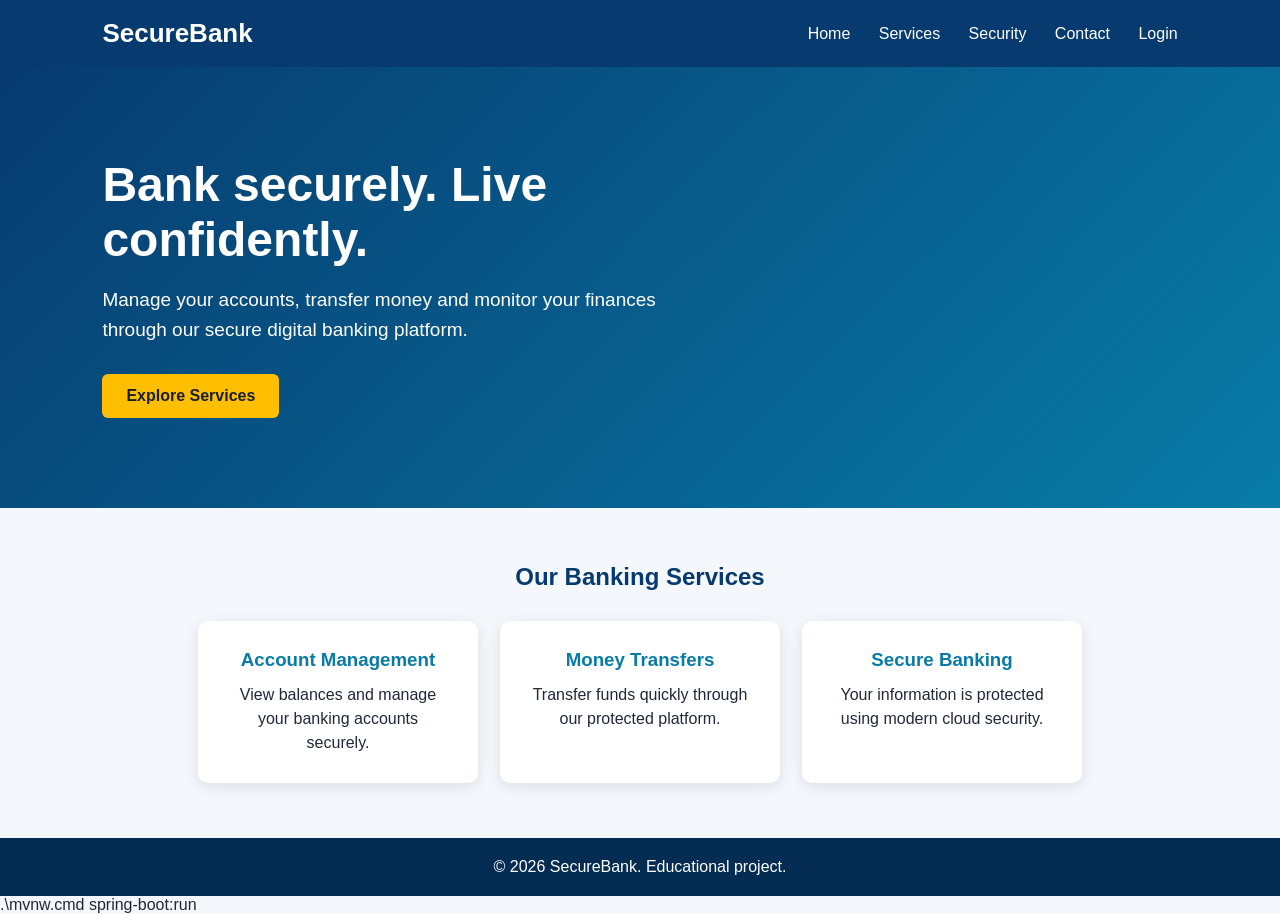
<file: src/main/resources/static/index.html>
<!DOCTYPE html>
<html lang="en">
<head>
    <meta charset="UTF-8">
    <meta name="viewport" content="width=device-width, initial-scale=1.0">
    <title>SecureBank</title>
    <link rel="stylesheet" href="style.css">
</head>

<body>
    <header>
        <div class="logo">SecureBank</div>

        <nav>
            <a href="#home">Home</a>
            <a href="#services">Services</a>
            <a href="#security">Security</a>
            <a href="#contact">Contact</a>
            <a href="login.html">Login</a>
        </nav>
    </header>

    <main>
        <section class="hero" id="home">
            <h1>Bank securely. Live confidently.</h1>

            <p>
                Manage your accounts, transfer money and monitor your finances
                through our secure digital banking platform.
            </p>

            <a class="button" href="#services">Explore Services</a>
        </section>

        <section class="services" id="services">
            <h2>Our Banking Services</h2>

            <div class="cards">
                <article class="card">
                    <h3>Account Management</h3>
                    <p>View balances and manage your banking accounts securely.</p>
                </article>

                <article class="card">
                    <h3>Money Transfers</h3>
                    <p>Transfer funds quickly through our protected platform.</p>
                </article>

                <article class="card" id="security">
                    <h3>Secure Banking</h3>
                    <p>Your information is protected using modern cloud security.</p>
                </article>
            </div>
        </section>
    </main>

    <footer id="contact">
        <p>&copy; 2026 SecureBank. Educational project.</p>
    </footer>
</body>
</html>.\mvnw.cmd spring-boot:run
</file>
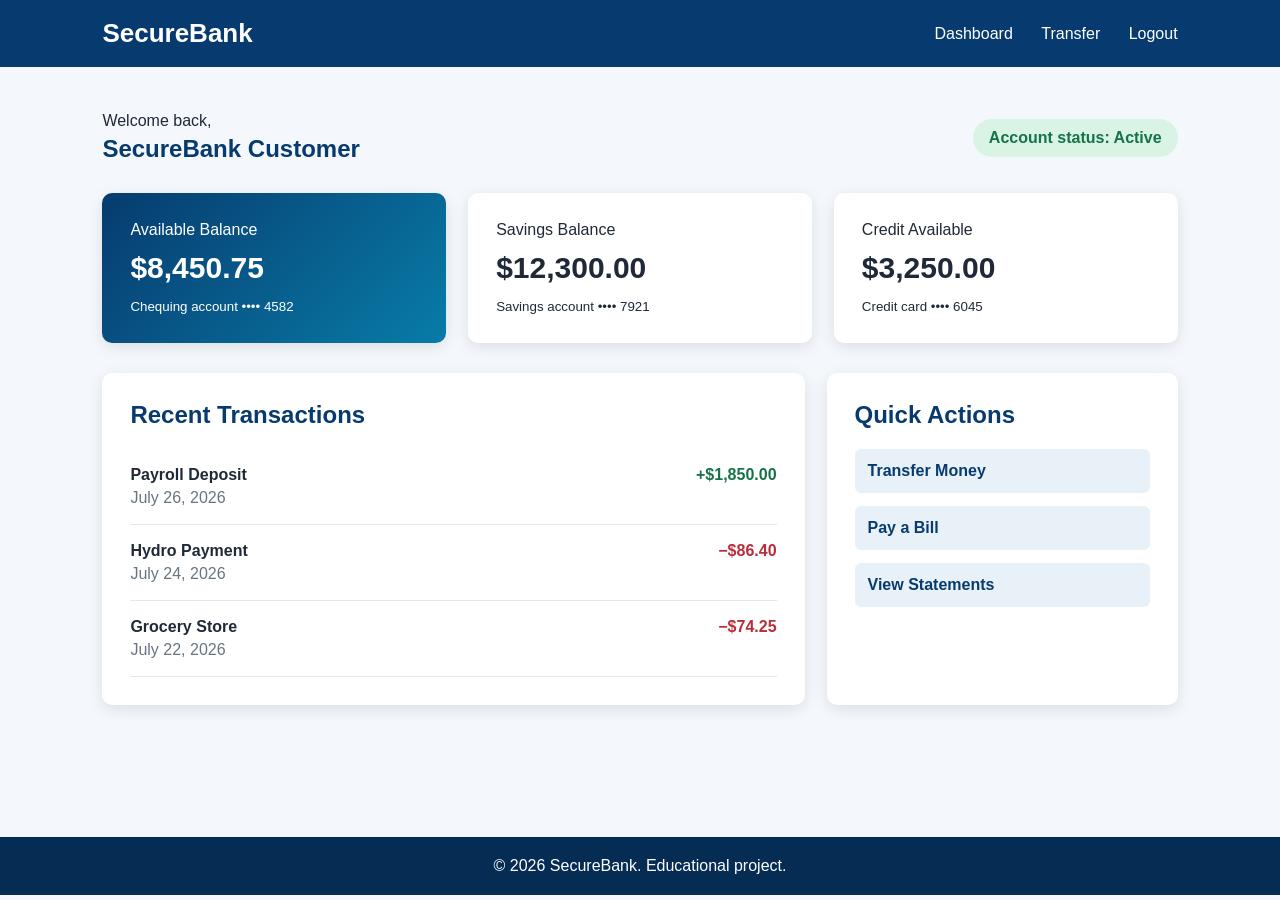
<file: src/main/resources/static/dashboard.html>
<!DOCTYPE html>
<html lang="en">
<head>
    <meta charset="UTF-8">
    <meta name="viewport" content="width=device-width, initial-scale=1.0">
    <title>SecureBank Dashboard</title>
    <link rel="stylesheet" href="style.css">
</head>

<body>
    <header>
        <div class="logo">SecureBank</div>

        <nav>
            <a href="dashboard.html">Dashboard</a>
            <a href="transfer.html">Transfer</a>
            <a href="index.html">Logout</a>
        </nav>
    </header>

    <main class="dashboard">
        <section class="dashboard-heading">
            <div>
                <p>Welcome back,</p>
                <h1>SecureBank Customer</h1>
            </div>

            <span>Account status: Active</span>
        </section>

        <section class="account-grid">
            <article class="balance-card primary-account">
                <p>Available Balance</p>
                <h2>$8,450.75</h2>
                <small>Chequing account •••• 4582</small>
            </article>

            <article class="balance-card">
                <p>Savings Balance</p>
                <h2>$12,300.00</h2>
                <small>Savings account •••• 7921</small>
            </article>

            <article class="balance-card">
                <p>Credit Available</p>
                <h2>$3,250.00</h2>
                <small>Credit card •••• 6045</small>
            </article>
        </section>

        <section class="dashboard-content">
            <article class="activity-panel">
                <h2>Recent Transactions</h2>

                <div class="transaction">
                    <div>
                        <strong>Payroll Deposit</strong>
                        <p>July 26, 2026</p>
                    </div>
                    <span class="deposit">+$1,850.00</span>
                </div>

                <div class="transaction">
                    <div>
                        <strong>Hydro Payment</strong>
                        <p>July 24, 2026</p>
                    </div>
                    <span class="withdrawal">−$86.40</span>
                </div>

                <div class="transaction">
                    <div>
                        <strong>Grocery Store</strong>
                        <p>July 22, 2026</p>
                    </div>
                    <span class="withdrawal">−$74.25</span>
                </div>
            </article>

            <aside class="quick-actions">
                <h2>Quick Actions</h2>
                <a href="transfer.html">Transfer Money</a>
                <a href="#">Pay a Bill</a>
                <a href="#">View Statements</a>
            </aside>
        </section>
    </main>

    <footer>
        <p>&copy; 2026 SecureBank. Educational project.</p>
    </footer>
</body>
</html>
</file>
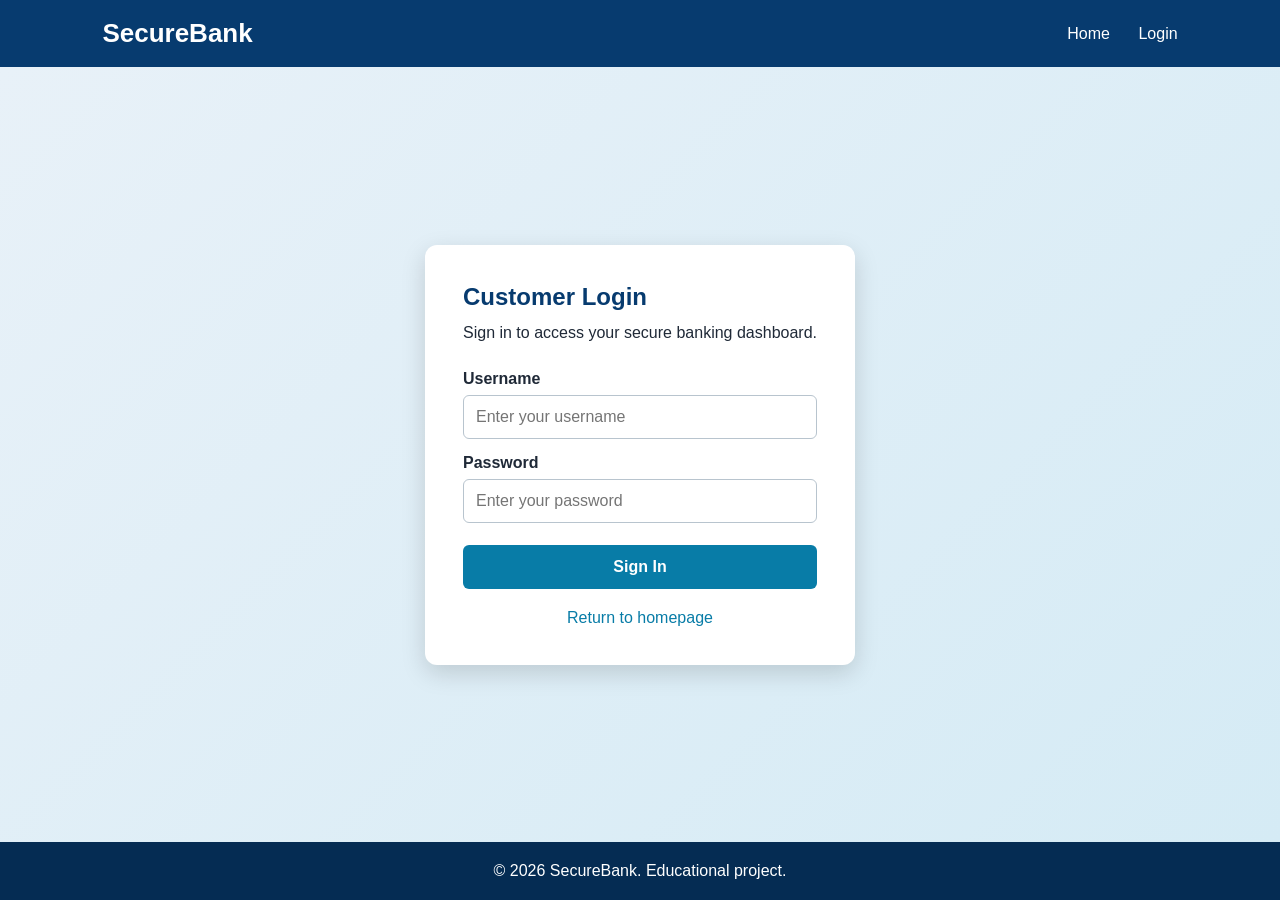
<file: src/main/resources/static/login.html>
<!DOCTYPE html>
<html lang="en">
<head>
    <meta charset="UTF-8">
    <meta name="viewport" content="width=device-width, initial-scale=1.0">
    <title>SecureBank Login</title>
    <link rel="stylesheet" href="style.css">
</head>

<body class="login-page">
    <header>
        <div class="logo">SecureBank</div>

        <nav>
            <a href="index.html">Home</a>
            <a href="login.html">Login</a>
        </nav>
    </header>

    <main class="login-container">
        <section class="login-card">
            <h1>Customer Login</h1>
            <p>Sign in to access your secure banking dashboard.</p>

            <form onsubmit="window.location.href='dashboard.html'; return false;">
                <label for="username">Username</label>
                <input
                    type="text"
                    id="username"
                    name="username"
                    placeholder="Enter your username"
                    required
                >

                <label for="password">Password</label>
                <input
                    type="password"
                    id="password"
                    name="password"
                    placeholder="Enter your password"
                    required
                >

                <button type="submit">Sign In</button>
            </form>

            <a class="back-link" href="index.html">Return to homepage</a>
        </section>
    </main>

    <footer>
        <p>&copy; 2026 SecureBank. Educational project.</p>
    </footer>
</body>
</html>
</file>
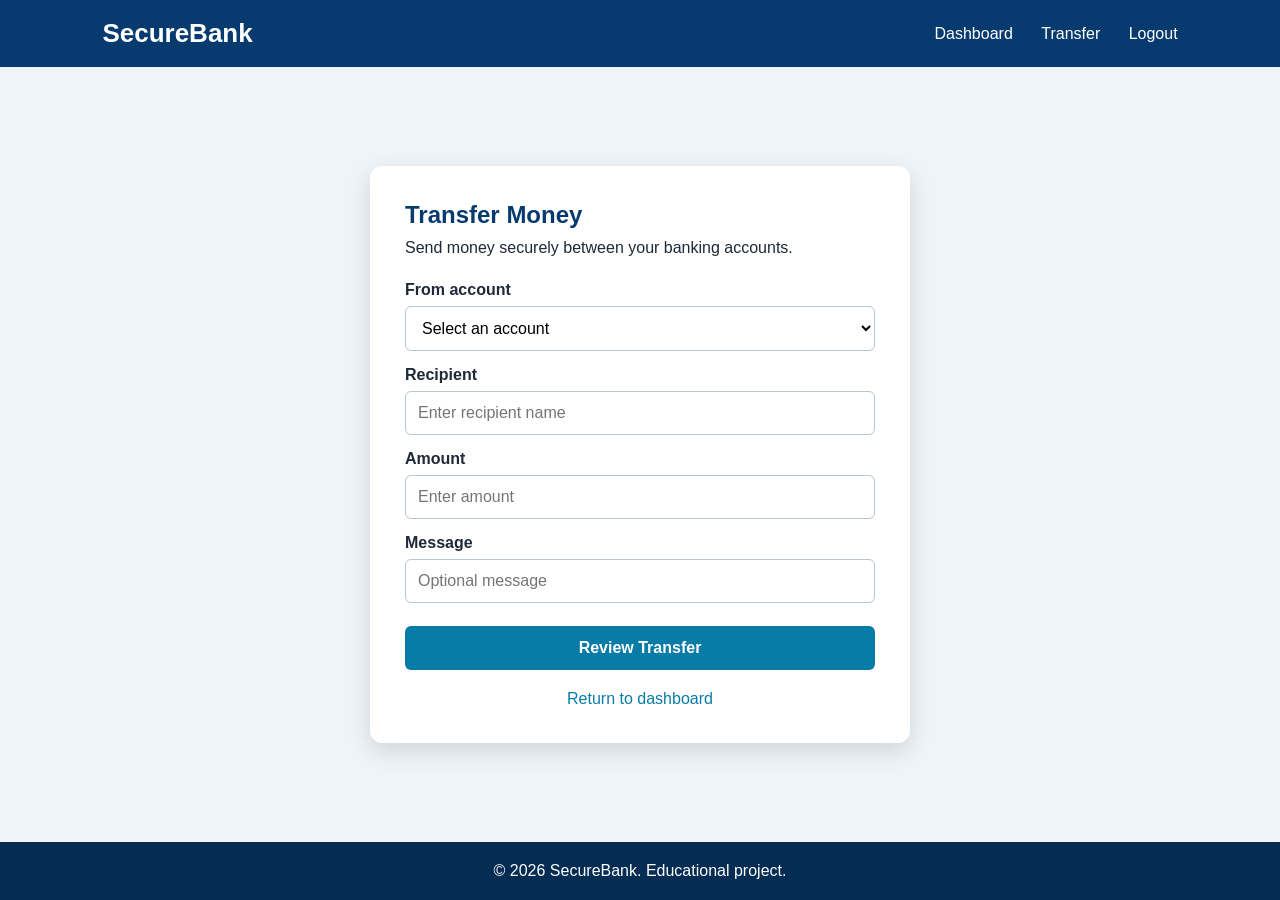
<file: src/main/resources/static/transfer.html>
<!DOCTYPE html>
<html lang="en">
<head>
    <meta charset="UTF-8">
    <meta name="viewport" content="width=device-width, initial-scale=1.0">
    <title>SecureBank Money Transfer</title>
    <link rel="stylesheet" href="style.css">
</head>

<body class="transfer-page">
    <header>
        <div class="logo">SecureBank</div>

        <nav>
            <a href="dashboard.html">Dashboard</a>
            <a href="transfer.html">Transfer</a>
            <a href="index.html">Logout</a>
        </nav>
    </header>

    <main class="transfer-container">
        <section class="transfer-card">
            <h1>Transfer Money</h1>
            <p>Send money securely between your banking accounts.</p>

            <form id="transferForm">
                <label for="fromAccount">From account</label>
                <select id="fromAccount" required>
                    <option value="">Select an account</option>
                    <option>Chequing •••• 4582 — $8,450.75</option>
                    <option>Savings •••• 7921 — $12,300.00</option>
                </select>

                <label for="recipient">Recipient</label>
                <input
                    type="text"
                    id="recipient"
                    placeholder="Enter recipient name"
                    required
                >

                <label for="amount">Amount</label>
                <input
                    type="number"
                    id="amount"
                    min="1"
                    step="0.01"
                    placeholder="Enter amount"
                    required
                >

                <label for="message">Message</label>
                <input
                    type="text"
                    id="message"
                    placeholder="Optional message"
                >

                <button type="submit">Review Transfer</button>
            </form>

            <div id="transferResult" class="transfer-result"></div>

            <a class="back-link" href="dashboard.html">Return to dashboard</a>
        </section>
    </main>

    <footer>
        <p>&copy; 2026 SecureBank. Educational project.</p>
    </footer>

    <script>
        document.getElementById("transferForm").addEventListener("submit", function(event) {
            event.preventDefault();

            const recipient = document.getElementById("recipient").value;
            const amount = Number(document.getElementById("amount").value).toFixed(2);

            document.getElementById("transferResult").textContent =
                "Transfer of $" + amount + " to " + recipient + " is ready for review.";
        });
    </script>
</body>
</html>
</file>
<file: src/main/resources/static/style.css>
* {
    box-sizing: border-box;
    margin: 0;
    padding: 0;
}

body {
    font-family: Arial, sans-serif;
    background: #f4f7fb;
    color: #1f2937;
}

header {
    background: #073b6f;
    color: white;
    padding: 18px 8%;
    display: flex;
    justify-content: space-between;
    align-items: center;
}

.logo {
    font-size: 26px;
    font-weight: bold;
}

nav a {
    color: white;
    text-decoration: none;
    margin-left: 24px;
}

.hero {
    min-height: 420px;
    padding: 90px 8%;
    color: white;
    background: linear-gradient(135deg, #073b6f, #087ca7);
}

.hero h1 {
    max-width: 650px;
    font-size: 48px;
    margin-bottom: 18px;
}

.hero p {
    max-width: 600px;
    font-size: 19px;
    line-height: 1.6;
    margin-bottom: 28px;
}

.button {
    display: inline-block;
    background: #ffbf00;
    color: #17202a;
    padding: 13px 24px;
    border-radius: 6px;
    text-decoration: none;
    font-weight: bold;
}

.services {
    padding: 55px 8%;
    text-align: center;
}

.services h2 {
    color: #073b6f;
    margin-bottom: 30px;
}

.cards {
    display: flex;
    justify-content: center;
    gap: 22px;
    flex-wrap: wrap;
}

.card {
    width: 280px;
    padding: 28px;
    background: white;
    border-radius: 10px;
    box-shadow: 0 4px 15px rgba(0, 0, 0, 0.10);
}

.card h3 {
    color: #087ca7;
    margin-bottom: 12px;
}

.card p {
    line-height: 1.5;
}

footer {
    background: #052c53;
    color: white;
    padding: 20px;
    text-align: center;
} .login-page {
    min-height: 100vh;
    display: flex;
    flex-direction: column;
}

.login-container {
    flex: 1;
    display: flex;
    justify-content: center;
    align-items: center;
    padding: 50px 20px;
    background: linear-gradient(135deg, #e8f1f8, #d5ebf5);
}

.login-card {
    width: 100%;
    max-width: 430px;
    background: white;
    padding: 38px;
    border-radius: 12px;
    box-shadow: 0 8px 25px rgba(0, 0, 0, 0.15);
}

.login-card h1 {
    color: #073b6f;
    margin-bottom: 10px;
}

.login-card p {
    margin-bottom: 25px;
    line-height: 1.5;
}

.login-card label {
    display: block;
    margin: 15px 0 7px;
    font-weight: bold;
}

.login-card input {
    width: 100%;
    padding: 12px;
    border: 1px solid #b8c4ce;
    border-radius: 6px;
    font-size: 16px;
}

.login-card button {
    width: 100%;
    margin-top: 22px;
    padding: 13px;
    border: none;
    border-radius: 6px;
    background: #087ca7;
    color: white;
    font-size: 16px;
    font-weight: bold;
    cursor: pointer;
}

.login-card button:hover {
    background: #073b6f;
}

.back-link {
    display: block;
    margin-top: 20px;
    color: #087ca7;
    text-align: center;
    text-decoration: none;
}

.dashboard {
    min-height: calc(100vh - 130px);
    padding: 45px 8%;
}

.dashboard-heading {
    display: flex;
    justify-content: space-between;
    align-items: center;
    margin-bottom: 30px;
}

.dashboard-heading h1 {
    color: #073b6f;
    margin-top: 5px;
}

.dashboard-heading span {
    color: #157347;
    background: #d9f4e4;
    padding: 10px 16px;
    border-radius: 20px;
    font-weight: bold;
}

.account-grid {
    display: grid;
    grid-template-columns: repeat(3, 1fr);
    gap: 22px;
    margin-bottom: 30px;
}

.balance-card {
    padding: 28px;
    background: white;
    border-radius: 10px;
    box-shadow: 0 4px 15px rgba(0, 0, 0, 0.1);
}

.primary-account {
    color: white;
    background: linear-gradient(135deg, #073b6f, #087ca7);
}

.balance-card h2 {
    margin: 12px 0;
    font-size: 30px;
}

.dashboard-content {
    display: grid;
    grid-template-columns: 2fr 1fr;
    gap: 22px;
}

.activity-panel,
.quick-actions {
    padding: 28px;
    background: white;
    border-radius: 10px;
    box-shadow: 0 4px 15px rgba(0, 0, 0, 0.1);
}

.activity-panel h2,
.quick-actions h2 {
    color: #073b6f;
    margin-bottom: 20px;
}

.transaction {
    display: flex;
    justify-content: space-between;
    padding: 17px 0;
    border-bottom: 1px solid #e2e8f0;
}

.transaction p {
    color: #687481;
    margin-top: 5px;
}

.deposit {
    color: #157347;
    font-weight: bold;
}

.withdrawal {
    color: #bb2d3b;
    font-weight: bold;
}

.quick-actions a {
    display: block;
    margin-bottom: 13px;
    padding: 13px;
    color: #073b6f;
    background: #e8f1f8;
    border-radius: 6px;
    text-decoration: none;
    font-weight: bold;
}

@media (max-width: 800px) {
    .account-grid,
    .dashboard-content {
        grid-template-columns: 1fr;
    }

    .dashboard-heading {
        align-items: flex-start;
        flex-direction: column;
        gap: 15px;
    }
}

.transfer-page {
    min-height: 100vh;
    display: flex;
    flex-direction: column;
}

.transfer-container {
    flex: 1;
    display: flex;
    justify-content: center;
    align-items: center;
    padding: 45px 20px;
    background: #eef4f8;
}

.transfer-card {
    width: 100%;
    max-width: 540px;
    padding: 35px;
    background: white;
    border-radius: 12px;
    box-shadow: 0 8px 25px rgba(0, 0, 0, 0.13);
}

.transfer-card h1 {
    color: #073b6f;
    margin-bottom: 10px;
}

.transfer-card > p {
    margin-bottom: 24px;
}

.transfer-card label {
    display: block;
    margin: 15px 0 7px;
    font-weight: bold;
}

.transfer-card input,
.transfer-card select {
    width: 100%;
    padding: 12px;
    border: 1px solid #b8c4ce;
    border-radius: 6px;
    font-size: 16px;
    background: white;
}

.transfer-card button {
    width: 100%;
    margin-top: 23px;
    padding: 13px;
    border: none;
    border-radius: 6px;
    background: #087ca7;
    color: white;
    font-size: 16px;
    font-weight: bold;
    cursor: pointer;
}

.transfer-card button:hover {
    background: #073b6f;
}

.transfer-result {
    margin-top: 18px;
    color: #157347;
    font-weight: bold;
    line-height: 1.5;
    text-align: center;
}
</file>
